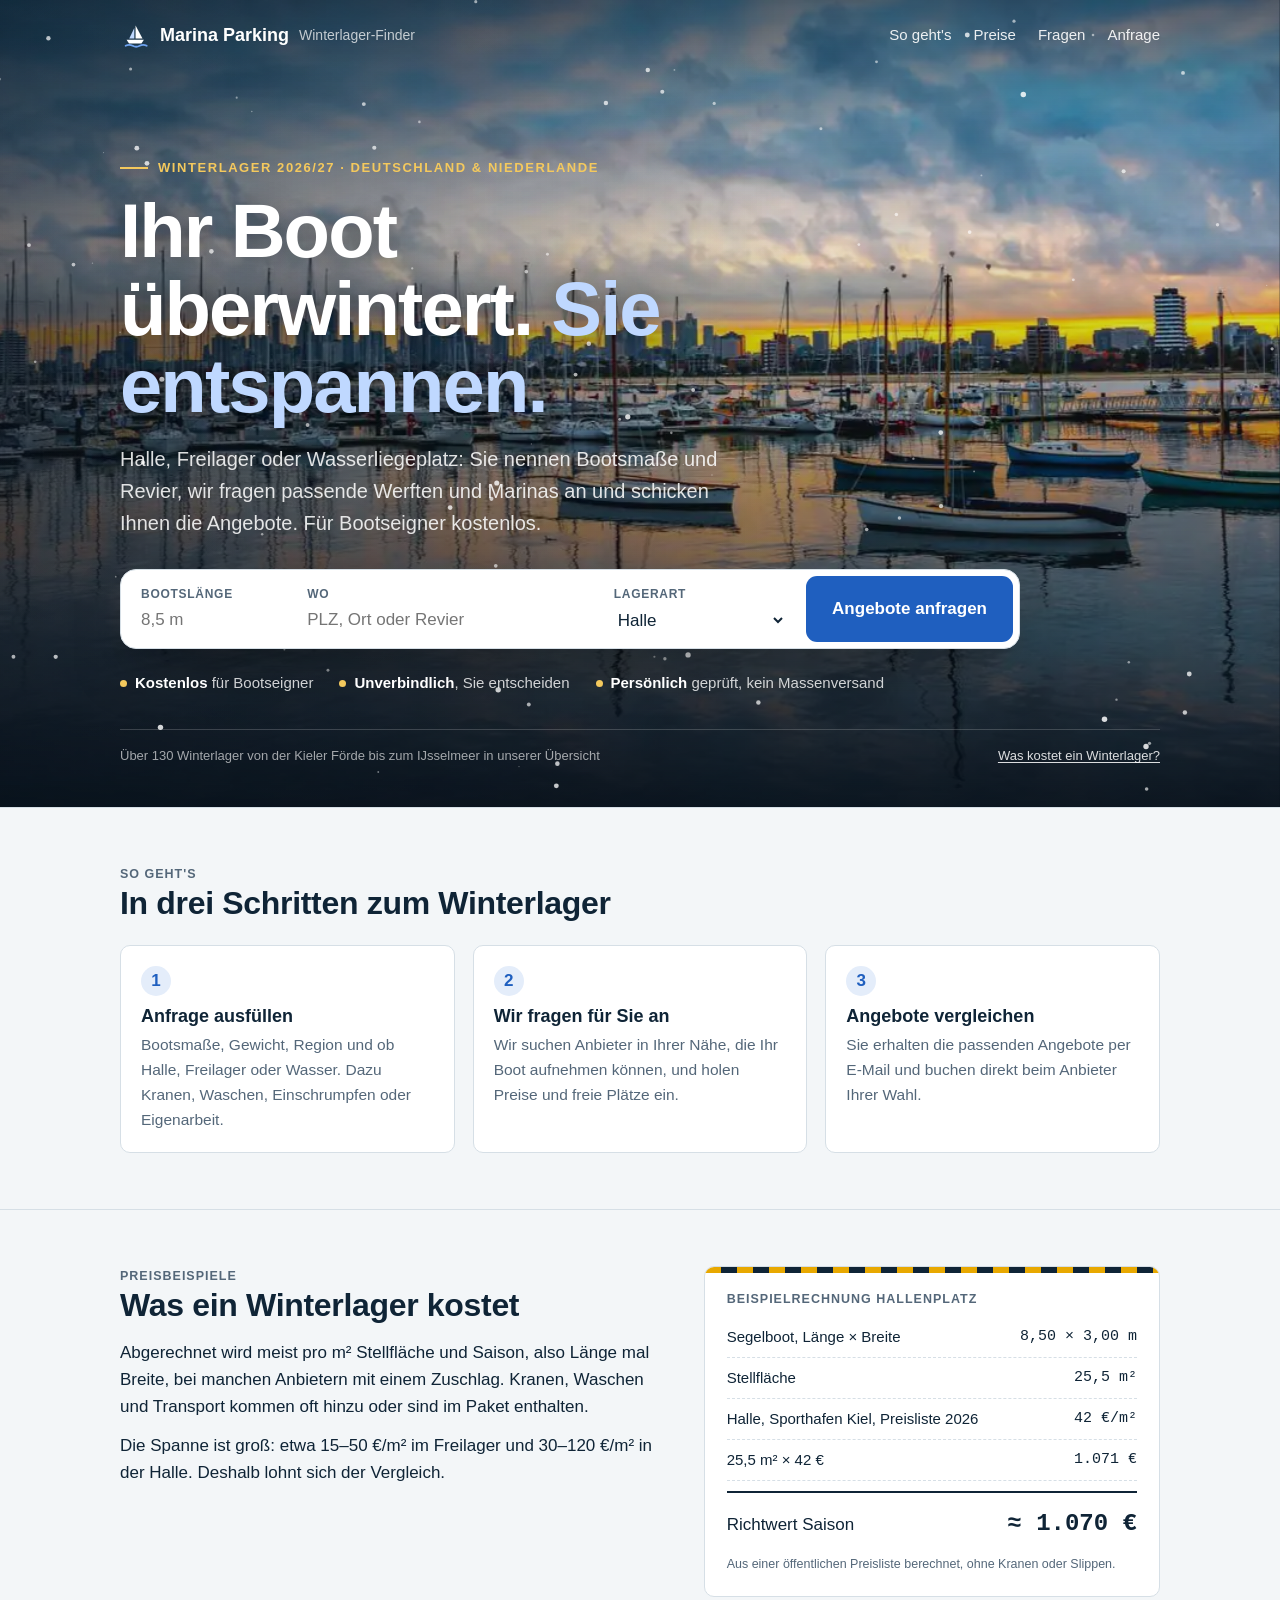
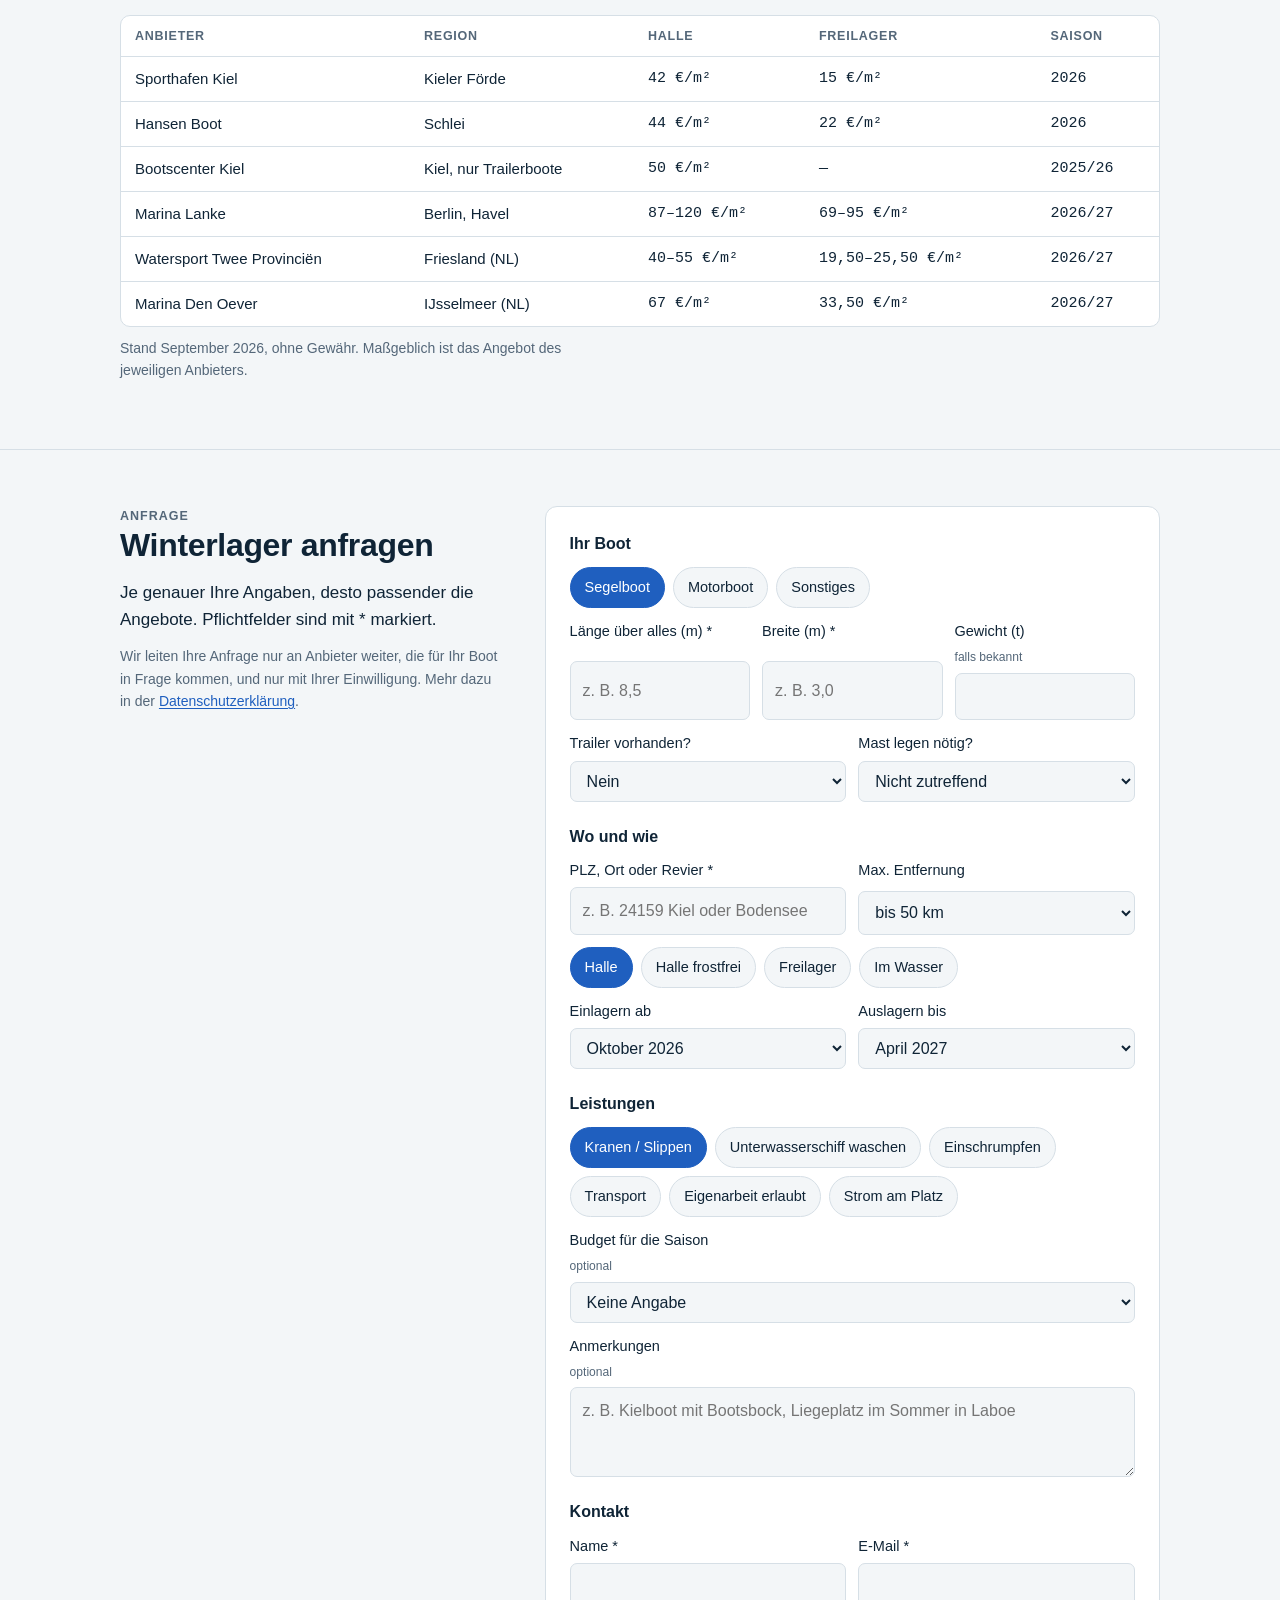
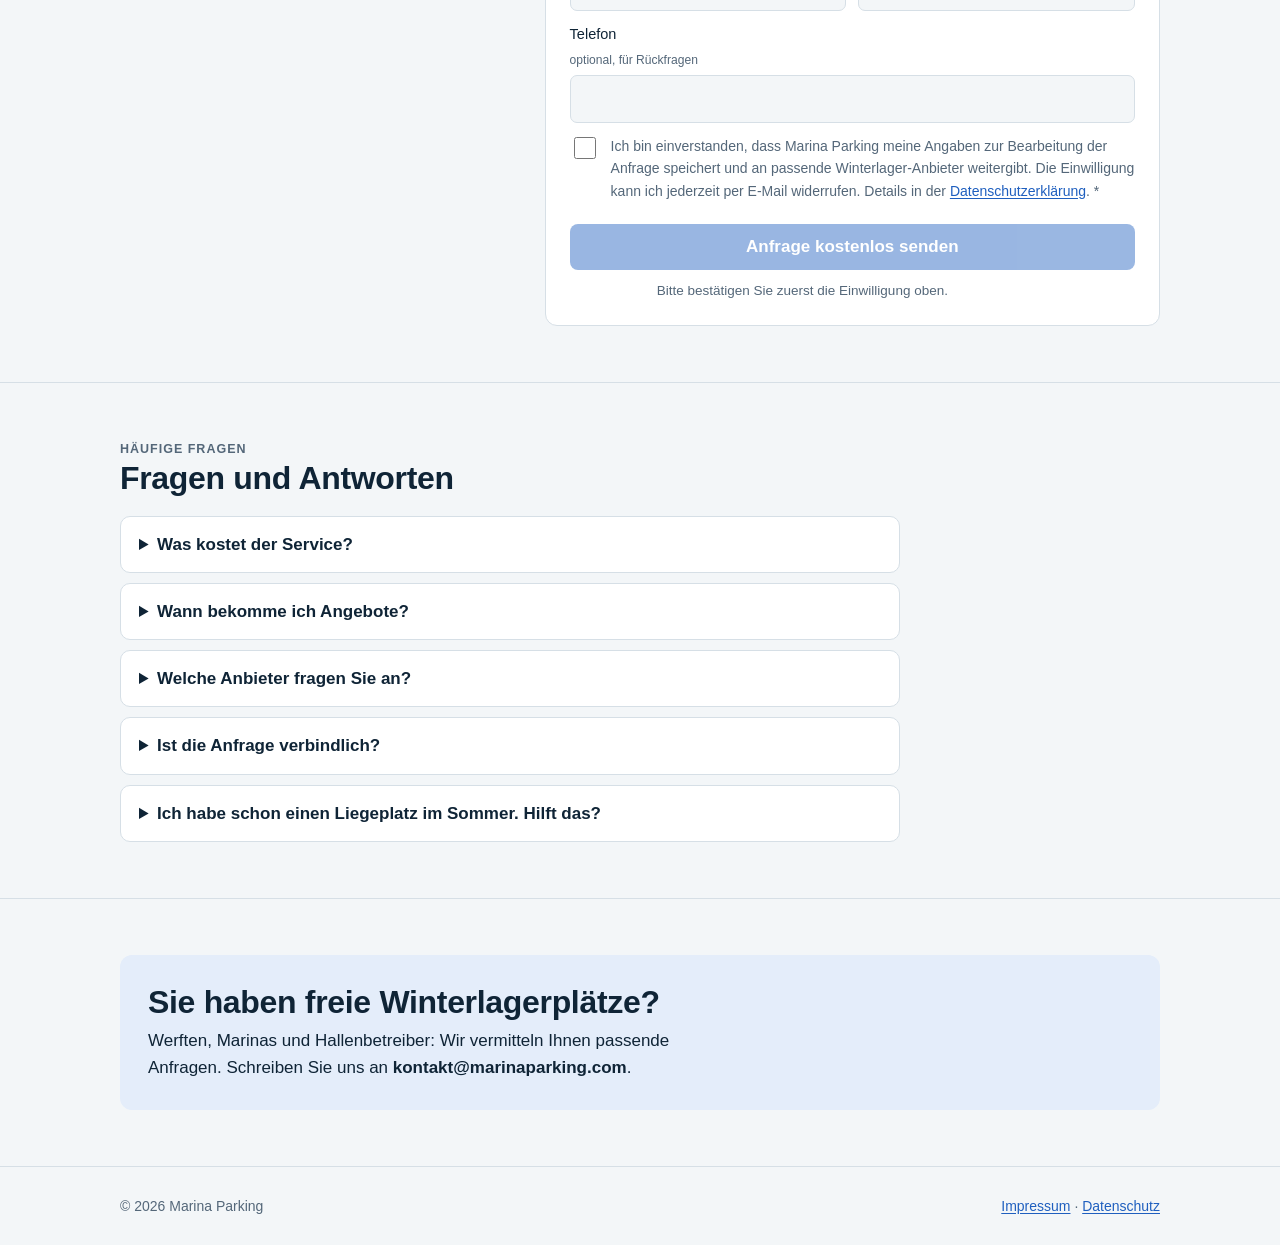
<file: index.html>
<!doctype html>
<html lang="de">
<head>
<meta charset="utf-8">
<meta name="viewport" content="width=device-width, initial-scale=1, viewport-fit=cover">
<title>Winterlager für Ihr Boot finden | Marina Parking</title>
<meta name="description" content="Winterlager für Ihr Boot in Deutschland und den Niederlanden: Halle, Freilager oder Wasser. Eine Anfrage, passende Angebote – kostenlos für Bootseigner.">
<link rel="canonical" href="https://marinaparking.com/">
<meta name="robots" content="index, follow, max-image-preview:large">
<meta name="referrer" content="strict-origin-when-cross-origin">
<meta http-equiv="Content-Security-Policy" content="default-src 'self'; img-src 'self' data:; style-src 'self' 'unsafe-inline'; script-src 'self' 'unsafe-inline'; connect-src https://formspree.io; form-action https://formspree.io; base-uri 'self'; object-src 'none'">
<meta property="og:type" content="website">
<meta property="og:site_name" content="Marina Parking">
<meta property="og:locale" content="de_DE">
<meta property="og:url" content="https://marinaparking.com/">
<meta property="og:title" content="Das passende Winterlager für Ihr Boot">
<meta property="og:description" content="Halle, Freilager oder Wasser in Deutschland und den Niederlanden. Eine Anfrage, passende Angebote – kostenlos für Bootseigner.">
<meta property="og:image" content="https://marinaparking.com/og-image.jpg">
<meta property="og:image:width" content="1200">
<meta property="og:image:height" content="630">
<meta property="og:image:alt" content="Yachthafen in der Abenddämmerung mit dem Text: Das passende Winterlager für Ihr Boot">
<meta name="twitter:card" content="summary_large_image">
<meta name="twitter:title" content="Das passende Winterlager für Ihr Boot">
<meta name="twitter:description" content="Halle, Freilager oder Wasser in Deutschland und den Niederlanden. Kostenlos anfragen.">
<meta name="twitter:image" content="https://marinaparking.com/og-image.jpg">
<link rel="preload" as="image" type="image/webp" media="(max-width: 700px)" href="img/hero-m-720.webp" imagesrcset="img/hero-m-720.webp 720w, img/hero-m-1080.webp 1080w" imagesizes="100vw" fetchpriority="high">
<link rel="preload" as="image" type="image/webp" media="(min-width: 701px)" href="img/hero-1400.webp" imagesrcset="img/hero-800.webp 800w, img/hero-1400.webp 1400w, img/hero-2400.webp 2400w" imagesizes="100vw" fetchpriority="high">
<script type="application/ld+json">{"@context": "https://schema.org", "@graph": [{"@type": "Organization", "@id": "https://marinaparking.com/#org", "name": "Marina Parking", "url": "https://marinaparking.com/", "logo": "https://marinaparking.com/icon-512.png", "email": "kontakt@marinaparking.com"}, {"@type": "WebSite", "@id": "https://marinaparking.com/#website", "url": "https://marinaparking.com/", "name": "Marina Parking", "inLanguage": "de-DE", "publisher": {"@id": "https://marinaparking.com/#org"}}, {"@type": "Service", "name": "Winterlager-Vermittlung für Boote", "serviceType": "Vermittlung von Winterlagerplätzen für Boote (Halle, Freilager, Wasserliegeplatz)", "provider": {"@id": "https://marinaparking.com/#org"}, "areaServed": [{"@type": "Country", "name": "Deutschland"}, {"@type": "Country", "name": "Niederlande"}], "offers": {"@type": "Offer", "price": "0", "priceCurrency": "EUR", "description": "Kostenlos für Bootseigner"}}, {"@type": "FAQPage", "mainEntity": [{"@type": "Question", "name": "Was kostet der Service?", "acceptedAnswer": {"@type": "Answer", "text": "Für Bootseigner nichts. Sie zahlen nur das Winterlager direkt beim Anbieter, zu dessen Preisen."}}, {"@type": "Question", "name": "Wann bekomme ich Angebote?", "acceptedAnswer": {"@type": "Answer", "text": "In der Regel innerhalb von drei Werktagen. In der Hochsaison von September bis November kann es etwas länger dauern, weil viele Anbieter ihre Plätze erst dann vergeben."}}, {"@type": "Question", "name": "Welche Anbieter fragen Sie an?", "acceptedAnswer": {"@type": "Answer", "text": "Werften, Marinas, Bootshallen und Winterlagerplätze in Deutschland und den Niederlanden. Wir fragen nur Anbieter an, die Ihr Boot nach Größe und Gewicht aufnehmen können."}}, {"@type": "Question", "name": "Ist die Anfrage verbindlich?", "acceptedAnswer": {"@type": "Answer", "text": "Nein. Der Vertrag kommt erst zustande, wenn Sie ein Angebot direkt beim Anbieter annehmen."}}, {"@type": "Question", "name": "Ich habe schon einen Liegeplatz im Sommer. Hilft das?", "acceptedAnswer": {"@type": "Answer", "text": "Ja. Nennen Sie ihn in den Anmerkungen, dann suchen wir ein Winterlager in erreichbarer Nähe oder mit Transport."}}]}]}</script>
<link rel="icon" href="favicon.ico" sizes="48x48">
<link rel="icon" href="favicon.svg" type="image/svg+xml">
<link rel="apple-touch-icon" href="apple-touch-icon.png">
<link rel="manifest" href="site.webmanifest">
<meta name="theme-color" content="#0F2436">
<style>
:root{
  color-scheme:light;
  --ground:#F3F6F8; --surface:#FFFFFF; --ink:#0F2436; --muted:#546779; --rule:#D6DFE6;
  --wrap:#1F5FBF; --wrap-ink:#FFFFFF; --wrap-soft:#E4EDFA;
  --crane:#E8A800; --ok:#1C7A4A; --err:#B3261E;
  --sans:"Segoe UI Variable Text","Segoe UI",-apple-system,BlinkMacSystemFont,"Helvetica Neue",Arial,sans-serif;
  --display:"Segoe UI Variable Display","Segoe UI",-apple-system,BlinkMacSystemFont,"Helvetica Neue",Arial,sans-serif;
  --mono:ui-monospace,"Cascadia Mono",Consolas,"SF Mono",monospace;
}
@media (prefers-color-scheme: dark){
  :root:not([data-theme="light"]){
    color-scheme:dark;
    --ground:#0B1621; --surface:#12202D; --ink:#E6EEF4; --muted:#9AAEBF; --rule:#253849;
    --wrap:#6FA3F0; --wrap-ink:#0B1621; --wrap-soft:#172C44;
    --crane:#F2C14E; --ok:#5CC792; --err:#F2877E;
  }
}
:root[data-theme="dark"]{
  color-scheme:dark;
  --ground:#0B1621; --surface:#12202D; --ink:#E6EEF4; --muted:#9AAEBF; --rule:#253849;
  --wrap:#6FA3F0; --wrap-ink:#0B1621; --wrap-soft:#172C44;
  --crane:#F2C14E; --ok:#5CC792; --err:#F2877E;
}
*{box-sizing:border-box}
html{-webkit-text-size-adjust:100%}
body{margin:0;background:var(--ground);color:var(--ink);font-family:var(--sans);font-size:17px;line-height:1.6}
.wrap{max-width:1080px;margin:0 auto;padding-inline:20px}
a{color:var(--wrap);text-underline-offset:2px}
:focus-visible{outline:3px solid var(--crane);outline-offset:2px}
h1,h2,h3{font-family:var(--display);line-height:1.2;text-wrap:balance;margin:0}
h1{font-size:clamp(32px,5.4vw,52px);font-weight:700;letter-spacing:-0.02em}
h2{font-size:clamp(24px,3.2vw,32px);font-weight:700;letter-spacing:-0.01em;margin-bottom:14px}
h3{font-size:18px;font-weight:600;margin-bottom:6px}
p{margin:0 0 12px;max-width:62ch}
.label{font-size:12.5px;font-weight:600;letter-spacing:.08em;text-transform:uppercase;color:var(--muted)}

/* header sits on top of the hero photo */
header.top{position:absolute;top:0;left:0;right:0;z-index:5;padding-block:20px;color:#fff}
header.top .wrap{display:flex;justify-content:space-between;align-items:center;gap:12px;flex-wrap:wrap}
.brand{display:flex;align-items:center;gap:10px;font-weight:700;font-size:18px;color:#fff;text-decoration:none}
.brand small{font-weight:500;color:rgba(255,255,255,.72);font-size:14px}
.top nav{display:flex;gap:22px;font-size:15px}
.top nav a{color:rgba(255,255,255,.9);text-decoration:none}
.top nav a:hover{color:#fff;text-decoration:underline;text-underline-offset:6px}

/* hero: dusk marina photo, falling snow, quick search */
.hero{position:relative;isolation:isolate;overflow:hidden;color:#fff;background:#0A1621;min-height:clamp(600px,86vh,800px);display:flex;align-items:flex-end}
.hero-bg{position:absolute;inset:0;z-index:-3}
.hero-bg img{width:100%;height:100%;object-fit:cover;object-position:52% 40%;display:block;animation:drift 22s ease-out both}
@keyframes drift{from{transform:scale(1.08)}to{transform:scale(1)}}
.hero-shade{position:absolute;inset:0;z-index:-2;background:
  linear-gradient(180deg,rgba(7,16,26,.62) 0%,rgba(7,16,26,.08) 30%,rgba(7,16,26,.30) 55%,rgba(7,16,26,.93) 100%),
  linear-gradient(90deg,rgba(7,16,26,.55) 0%,rgba(7,16,26,0) 62%)}
.snow{position:absolute;inset:0;z-index:-1;width:100%;height:100%;pointer-events:none}
.hero-inner{width:100%;padding-block:150px 40px}
.hero .kicker{display:inline-flex;align-items:center;gap:10px;font-size:13px;font-weight:600;letter-spacing:.12em;text-transform:uppercase;color:#F4C95D}
.hero .kicker::before{content:"";width:28px;height:2px;background:currentColor}
.hero h1{font-size:clamp(40px,6.6vw,76px);line-height:1.02;letter-spacing:-0.025em;margin-top:14px;max-width:13ch;text-shadow:0 2px 24px rgba(0,0,0,.35)}
.hero h1 em{font-style:normal;color:#BFD8FF}
.hero p.sub{font-size:clamp(17px,1.7vw,20px);color:rgba(255,255,255,.86);margin-top:18px;max-width:54ch}

.quick{margin-top:30px;max-width:900px;display:grid;grid-template-columns:.8fr 1.5fr 1fr auto;gap:6px;padding:6px;border-radius:16px;background:var(--surface);color:var(--ink);box-shadow:0 24px 60px -20px rgba(0,0,0,.6)}
.quick label{display:grid;gap:2px;padding:9px 14px;border-radius:11px;font-size:12px;font-weight:600;letter-spacing:.06em;text-transform:uppercase;color:var(--muted);cursor:text}
.quick label:hover{background:var(--ground)}
.quick label input,.quick label select{border:0;border-radius:0;background:transparent;padding:0;min-height:26px;font:inherit;font-size:17px;font-weight:500;letter-spacing:0;text-transform:none;color:var(--ink);width:100%;outline:none}
/* browser autofill: keep our own colours instead of the browser's highlight */
input:-webkit-autofill,input:-webkit-autofill:hover,input:-webkit-autofill:focus,select:-webkit-autofill{-webkit-text-fill-color:var(--ink);caret-color:var(--ink);transition:background-color 99999s ease-out 0s}
input:autofill{background-image:none;filter:none}
select option{background-color:var(--surface);color:var(--ink)}
select option:checked{background-color:var(--wrap);color:var(--wrap-ink)}
.quick label:focus-within{background:var(--ground);box-shadow:inset 0 0 0 2px var(--wrap)}
.quick .cta{border-radius:11px;padding-inline:26px;white-space:nowrap}
.hero .facts{display:flex;flex-wrap:wrap;gap:10px 26px;margin-top:22px;font-size:15px;color:rgba(255,255,255,.8)}
.hero .facts span{display:inline-block}
.hero .facts span::before{content:"";display:inline-block;vertical-align:middle;margin:-2px 8px 0 0;width:7px;height:7px;border-radius:50%;background:#F4C95D}
.hero .facts b{color:#fff}
.hero-foot{display:flex;justify-content:space-between;gap:12px;flex-wrap:wrap;margin-top:34px;padding-top:16px;border-top:1px solid rgba(255,255,255,.18);font-size:13px;color:rgba(255,255,255,.62)}
.hero-foot a{color:rgba(255,255,255,.85)}

.cta{display:inline-flex;align-items:center;justify-content:center;gap:8px;background:var(--wrap);color:var(--wrap-ink);font-weight:600;font-size:17px;padding:13px 22px;border-radius:8px;text-decoration:none;border:0;cursor:pointer;font-family:inherit}
.cta:hover{filter:brightness(1.08)}
.price-intro{display:grid;grid-template-columns:1.2fr 1fr;gap:36px;align-items:start}

.ticket{background:var(--surface);border:1px solid var(--rule);border-radius:10px;padding:22px;position:relative;overflow:hidden}
.ticket::before{content:"";position:absolute;inset:0 0 auto 0;height:6px;background:repeating-linear-gradient(90deg,var(--crane) 0 16px,var(--ink) 16px 32px)}
.ticket .row{display:flex;justify-content:space-between;gap:12px;padding:8px 0;border-bottom:1px dashed var(--rule);font-size:15px}
.ticket .row:last-of-type{border-bottom:0}
.ticket .row span:last-child{font-family:var(--mono);font-variant-numeric:tabular-nums;text-align:right}
.ticket .sum{display:flex;justify-content:space-between;align-items:baseline;margin-top:10px;padding-top:12px;border-top:2px solid var(--ink)}
.ticket .sum strong{font-family:var(--mono);font-size:24px}
.ticket .fine{font-size:12.5px;color:var(--muted);margin:10px 0 0}

section{padding-block:56px;border-top:1px solid var(--rule)}
.steps{display:grid;grid-template-columns:repeat(3,1fr);gap:18px;margin-top:22px;counter-reset:s}
.step{background:var(--surface);border:1px solid var(--rule);border-radius:10px;padding:20px}
.step::before{counter-increment:s;content:counter(s);display:inline-grid;place-items:center;width:30px;height:30px;border-radius:50%;background:var(--wrap-soft);color:var(--wrap);font-weight:700;margin-bottom:10px}
.step p{font-size:15.5px;color:var(--muted);margin:0}

.prices{overflow-x:auto;margin-top:18px;border:1px solid var(--rule);border-radius:10px;background:var(--surface)}
.prices table{border-collapse:collapse;width:100%;min-width:560px;font-size:15px}
.prices th,.prices td{padding:10px 14px;border-bottom:1px solid var(--rule);text-align:left}
.prices th{font-size:12.5px;letter-spacing:.06em;text-transform:uppercase;color:var(--muted);font-weight:600}
.prices td.n{font-family:var(--mono);font-variant-numeric:tabular-nums;white-space:nowrap}
.prices tr:last-child td{border-bottom:0}
.note{font-size:14px;color:var(--muted)}

/* form */
.formwrap{display:grid;grid-template-columns:1fr 1.6fr;gap:40px;align-items:start}
form{background:var(--surface);border:1px solid var(--rule);border-radius:12px;padding:24px;display:grid;gap:22px}
fieldset{border:0;padding:0;margin:0;display:grid;gap:12px}
legend{font-weight:700;font-size:16px;margin-bottom:10px;padding:0}
.grid2{display:grid;grid-template-columns:1fr 1fr;gap:12px}
.grid3{display:grid;grid-template-columns:repeat(3,1fr);gap:12px}
label.f{display:grid;gap:5px;font-size:14.5px;font-weight:500}
label.f small{font-weight:400;color:var(--muted)}
input[type=text],input[type=email],input[type=tel],input[type=number],select,textarea{font:inherit;font-size:16px;padding:10px 12px;border:1px solid var(--rule);border-radius:7px;background:var(--ground);color:var(--ink);width:100%}
textarea{min-height:90px;resize:vertical}
.chips{display:flex;flex-wrap:wrap;gap:8px}
.chip{position:relative}
.chip input{position:absolute;opacity:0;inset:0;cursor:pointer}
.chip span{display:inline-block;padding:8px 14px;border:1px solid var(--rule);border-radius:999px;font-size:14.5px;background:var(--ground);cursor:pointer}
.chip input:checked+span{background:var(--wrap);border-color:var(--wrap);color:var(--wrap-ink)}
.chip input:focus-visible+span{outline:3px solid var(--crane);outline-offset:2px}
.consent{display:flex;gap:12px;align-items:flex-start;font-size:14px;color:var(--muted);cursor:pointer;padding:12px;margin:-12px;border-radius:10px}
.consent:hover{background:var(--ground)}
.consent input{margin-top:2px;width:22px;height:22px;flex:none;accent-color:var(--wrap);cursor:pointer}
.consent:has(input:checked){color:var(--ink)}
.cta:disabled{opacity:.45;cursor:not-allowed;filter:none}
.send-hint{font-size:13.5px;color:var(--muted);margin:-12px 0 0;text-align:center}
.hp{position:absolute;left:-9999px}
.status{font-size:15px;padding:12px 14px;border-radius:8px}
.status.ok{background:color-mix(in srgb,var(--ok) 14%,transparent);color:var(--ok)}
.status.err{background:color-mix(in srgb,var(--err) 14%,transparent);color:var(--err)}

.faq{display:grid;gap:10px;margin-top:18px;max-width:780px}
details{background:var(--surface);border:1px solid var(--rule);border-radius:10px;padding:14px 18px}
summary{cursor:pointer;font-weight:600}
details p{margin:10px 0 0;color:var(--muted);font-size:15.5px}

.yards{background:var(--wrap-soft);border-radius:12px;padding:28px;display:flex;flex-wrap:wrap;gap:18px;justify-content:space-between;align-items:center}
.yards p{margin:0}

footer{padding-block:28px;border-top:1px solid var(--rule);font-size:14px;color:var(--muted)}
footer .wrap{display:flex;flex-wrap:wrap;gap:10px 22px;justify-content:space-between}

@media (max-width:820px){
  .price-intro,.formwrap{grid-template-columns:1fr}
  .steps{grid-template-columns:1fr}
  .quick{grid-template-columns:1fr 1fr}
  .quick .q-region{grid-column:1/-1;order:-1}
  .quick .cta{grid-column:1/-1;padding-block:15px}
  .top nav{display:none}
}
@media (max-width:520px){
  .grid2,.grid3{grid-template-columns:1fr}
  .hero-inner{padding-block:112px 28px}
}
@media (prefers-reduced-motion:reduce){*{scroll-behavior:auto}.hero-bg img{animation:none}}
html{scroll-behavior:smooth}
</style>
</head>
<body>

<header class="top">
  <div class="wrap">
    <a class="brand" href="#top"><svg width="30" height="30" viewBox="0 0 512 512" aria-hidden="true"><path d="M266 92V316H384Z" fill="#fff"/><path d="M244 138V316H158Z" fill="#BFD8FF"/><path d="M112 338H408L366 400H154Z" fill="#fff"/><path d="M96 440c40-22 80-22 120 0s80 22 120 0 80-22 120 0" fill="none" stroke="#6FA3F0" stroke-width="30" stroke-linecap="round"/></svg>Marina Parking <small>Winterlager-Finder</small></a>
    <nav aria-label="Seitennavigation"><a href="#so-gehts">So geht's</a><a href="#preise">Preise</a><a href="#faq">Fragen</a><a href="#anfrage">Anfrage</a></nav>
  </div>
</header>

<main id="top">
<div class="hero">
  <picture class="hero-bg">
    <source media="(max-width: 700px)" type="image/webp" srcset="img/hero-m-720.webp 720w, img/hero-m-1080.webp 1080w" sizes="100vw">
    <source media="(max-width: 700px)" srcset="img/hero-m-720.jpg 720w, img/hero-m-1080.jpg 1080w" sizes="100vw">
    <source type="image/webp" srcset="img/hero-800.webp 800w, img/hero-1400.webp 1400w, img/hero-2400.webp 2400w" sizes="100vw">
    <img src="img/hero-1400.jpg" srcset="img/hero-800.jpg 800w, img/hero-1400.jpg 1400w, img/hero-2400.jpg 2400w" sizes="100vw" width="2400" height="1158" alt="Segelboote im Yachthafen in der Abenddämmerung" fetchpriority="high" decoding="async">
  </picture>
  <div class="hero-shade"></div>
  <canvas class="snow" id="snow" aria-hidden="true"></canvas>
  <div class="wrap hero-inner">
    <div class="kicker">Winterlager 2026/27 · Deutschland &amp; Niederlande</div>
    <h1>Ihr Boot überwintert. <em>Sie entspannen.</em></h1>
    <p class="sub">Halle, Freilager oder Wasserliegeplatz: Sie nennen Bootsmaße und Revier, wir fragen passende Werften und Marinas an und schicken Ihnen die Angebote. Für Bootseigner kostenlos.</p>

    <form class="quick" id="quick" aria-label="Schnellanfrage">
      <label for="q-laenge">Bootslänge<input id="q-laenge" type="number" min="2" max="40" step="0.1" inputmode="decimal" placeholder="8,5 m"></label>
      <label class="q-region" for="q-region">Wo<input id="q-region" type="text" placeholder="PLZ, Ort oder Revier" autocomplete="postal-code"></label>
      <label for="q-art">Lagerart<select id="q-art"><option value="Halle">Halle</option><option value="Freilager">Freilager</option><option value="Im Wasser">Im Wasser</option><option value="">Egal</option></select></label>
      <button class="cta" type="submit">Angebote anfragen</button>
    </form>

    <div class="facts"><span><b>Kostenlos</b> für Bootseigner</span><span><b>Unverbindlich</b>, Sie entscheiden</span><span><b>Persönlich</b> geprüft, kein Massenversand</span></div>
    <div class="hero-foot"><span>Über 130 Winterlager von der Kieler Förde bis zum IJsselmeer in unserer Übersicht</span><a href="#preise">Was kostet ein Winterlager?</a></div>
  </div>
</div>

<section id="so-gehts">
  <div class="wrap">
    <div class="label">So geht's</div>
    <h2>In drei Schritten zum Winterlager</h2>
    <div class="steps">
      <div class="step"><h3>Anfrage ausfüllen</h3><p>Bootsmaße, Gewicht, Region und ob Halle, Freilager oder Wasser. Dazu Kranen, Waschen, Einschrumpfen oder Eigenarbeit.</p></div>
      <div class="step"><h3>Wir fragen für Sie an</h3><p>Wir suchen Anbieter in Ihrer Nähe, die Ihr Boot aufnehmen können, und holen Preise und freie Plätze ein.</p></div>
      <div class="step"><h3>Angebote vergleichen</h3><p>Sie erhalten die passenden Angebote per E-Mail und buchen direkt beim Anbieter Ihrer Wahl.</p></div>
    </div>
  </div>
</section>

<section id="preise">
  <div class="wrap">
    <div class="price-intro">
      <div>
        <div class="label">Preisbeispiele</div>
        <h2>Was ein Winterlager kostet</h2>
        <p>Abgerechnet wird meist pro m² Stellfläche und Saison, also Länge mal Breite, bei manchen Anbietern mit einem Zuschlag. Kranen, Waschen und Transport kommen oft hinzu oder sind im Paket enthalten.</p>
        <p>Die Spanne ist groß: etwa 15–50 €/m² im Freilager und 30–120 €/m² in der Halle. Deshalb lohnt sich der Vergleich.</p>
      </div>
      <aside class="ticket" aria-label="Beispielrechnung">
        <div class="label" style="margin-bottom:8px">Beispielrechnung Hallenplatz</div>
        <div class="row"><span>Segelboot, Länge × Breite</span><span>8,50 × 3,00 m</span></div>
        <div class="row"><span>Stellfläche</span><span>25,5 m²</span></div>
        <div class="row"><span>Halle, Sporthafen Kiel, Preisliste 2026</span><span>42 €/m²</span></div>
        <div class="row"><span>25,5 m² × 42 €</span><span>1.071 €</span></div>
        <div class="sum"><span>Richtwert Saison</span><strong>≈ 1.070 €</strong></div>
        <p class="fine">Aus einer öffentlichen Preisliste berechnet, ohne Kranen oder Slippen.</p>
      </aside>
    </div>
    <div class="prices"><table>
      <thead><tr><th>Anbieter</th><th>Region</th><th>Halle</th><th>Freilager</th><th>Saison</th></tr></thead>
      <tbody>
        <tr><td>Sporthafen Kiel</td><td>Kieler Förde</td><td class="n">42 €/m²</td><td class="n">15 €/m²</td><td class="n">2026</td></tr><tr><td>Hansen Boot</td><td>Schlei</td><td class="n">44 €/m²</td><td class="n">22 €/m²</td><td class="n">2026</td></tr>
        <tr><td>Bootscenter Kiel</td><td>Kiel, nur Trailerboote</td><td class="n">50 €/m²</td><td class="n">—</td><td class="n">2025/26</td></tr>
        <tr><td>Marina Lanke</td><td>Berlin, Havel</td><td class="n">87–120 €/m²</td><td class="n">69–95 €/m²</td><td class="n">2026/27</td></tr>
        <tr><td>Watersport Twee Provinciën</td><td>Friesland (NL)</td><td class="n">40–55 €/m²</td><td class="n">19,50–25,50 €/m²</td><td class="n">2026/27</td></tr>
        <tr><td>Marina Den Oever</td><td>IJsselmeer (NL)</td><td class="n">67 €/m²</td><td class="n">33,50 €/m²</td><td class="n">2026/27</td></tr>
      </tbody>
    </table></div>
    <p class="note" style="margin-top:10px">Stand September 2026, ohne Gewähr. Maßgeblich ist das Angebot des jeweiligen Anbieters.</p>
  </div>
</section>

<section id="anfrage">
  <div class="wrap formwrap">
    <div>
      <div class="label">Anfrage</div>
      <h2>Winterlager anfragen</h2>
      <p>Je genauer Ihre Angaben, desto passender die Angebote. Pflichtfelder sind mit * markiert.</p>
      <p class="note">Wir leiten Ihre Anfrage nur an Anbieter weiter, die für Ihr Boot in Frage kommen, und nur mit Ihrer Einwilligung. Mehr dazu in der <a href="datenschutz/">Datenschutzerklärung</a>.</p>
    </div>

    <form id="lead" name="winterlager" method="POST" novalidate>
      <input type="hidden" name="_subject" value="Neue Winterlager-Anfrage">
      <input type="hidden" name="utm_source" id="utm_source">
      <input type="hidden" name="utm_medium" id="utm_medium">
      <input type="hidden" name="utm_campaign" id="utm_campaign">
      <input type="hidden" name="utm_content" id="utm_content">
      <p class="hp"><label>Nicht ausfüllen: <input id="firma_website" name="firma_website" tabindex="-1" autocomplete="off"></label></p>

      <fieldset>
        <legend>Ihr Boot</legend>
        <div class="chips" role="group" aria-label="Bootstyp">
          <label class="chip"><input type="radio" id="typ-segel" name="bootstyp" value="Segelboot" checked><span>Segelboot</span></label>
          <label class="chip"><input type="radio" id="typ-motor" name="bootstyp" value="Motorboot"><span>Motorboot</span></label>
          <label class="chip"><input type="radio" id="typ-andere" name="bootstyp" value="Sonstiges"><span>Sonstiges</span></label>
        </div>
        <div class="grid3">
          <label class="f">Länge über alles (m) *<input type="number" id="laenge" name="laenge_m" min="2" max="40" step="0.1" required inputmode="decimal" placeholder="z. B. 8,5"></label>
          <label class="f">Breite (m) *<input type="number" id="breite" name="breite_m" min="1" max="12" step="0.1" required inputmode="decimal" placeholder="z. B. 3,0"></label>
          <label class="f">Gewicht (t) <small>falls bekannt</small><input type="number" id="gewicht" name="gewicht_t" min="0.1" max="60" step="0.1" inputmode="decimal"></label>
        </div>
        <div class="grid2">
          <label class="f">Trailer vorhanden?<select id="trailer" name="trailer"><option>Nein</option><option>Ja, eigener Trailer</option></select></label>
          <label class="f">Mast legen nötig?<select id="mast" name="mast"><option>Nicht zutreffend</option><option>Ja</option><option>Nein, bleibt stehen</option></select></label>
        </div>
      </fieldset>

      <fieldset>
        <legend>Wo und wie</legend>
        <div class="grid2">
          <label class="f">PLZ, Ort oder Revier *<input type="text" id="region" name="region" required placeholder="z. B. 24159 Kiel oder Bodensee"></label>
          <label class="f">Max. Entfernung<select id="entfernung" name="entfernung"><option>bis 25 km</option><option selected>bis 50 km</option><option>bis 100 km</option><option>egal</option></select></label>
        </div>
        <div class="chips" role="group" aria-label="Art des Winterlagers">
          <label class="chip"><input type="checkbox" id="art-halle" name="art" value="Halle" checked><span>Halle</span></label>
          <label class="chip"><input type="checkbox" id="art-halle-beheizt" name="art" value="Halle frostfrei"><span>Halle frostfrei</span></label>
          <label class="chip"><input type="checkbox" id="art-frei" name="art" value="Freilager"><span>Freilager</span></label>
          <label class="chip"><input type="checkbox" id="art-wasser" name="art" value="Im Wasser"><span>Im Wasser</span></label>
        </div>
        <div class="grid2">
          <label class="f">Einlagern ab<select id="von" name="einlagern_ab"><option>Oktober 2026</option><option>November 2026</option><option>Dezember 2026</option><option>Flexibel</option></select></label>
          <label class="f">Auslagern bis<select id="bis" name="auslagern_bis"><option>März 2027</option><option selected>April 2027</option><option>Mai 2027</option><option>Flexibel</option></select></label>
        </div>
      </fieldset>

      <fieldset>
        <legend>Leistungen</legend>
        <div class="chips" role="group" aria-label="Gewünschte Leistungen">
          <label class="chip"><input type="checkbox" id="l-kran" name="leistungen" value="Kranen/Slippen" checked><span>Kranen / Slippen</span></label>
          <label class="chip"><input type="checkbox" id="l-wasch" name="leistungen" value="Unterwasserschiff waschen"><span>Unterwasserschiff waschen</span></label>
          <label class="chip"><input type="checkbox" id="l-folie" name="leistungen" value="Einschrumpfen"><span>Einschrumpfen</span></label>
          <label class="chip"><input type="checkbox" id="l-transport" name="leistungen" value="Transport"><span>Transport</span></label>
          <label class="chip"><input type="checkbox" id="l-eigen" name="leistungen" value="Eigenarbeit erlaubt"><span>Eigenarbeit erlaubt</span></label>
          <label class="chip"><input type="checkbox" id="l-strom" name="leistungen" value="Strom am Platz"><span>Strom am Platz</span></label>
        </div>
        <label class="f">Budget für die Saison <small>optional</small><select id="budget" name="budget"><option>Keine Angabe</option><option>bis 500 €</option><option>500–1.000 €</option><option>1.000–2.000 €</option><option>über 2.000 €</option></select></label>
        <label class="f">Anmerkungen <small>optional</small><textarea id="notiz" name="anmerkungen" placeholder="z. B. Kielboot mit Bootsbock, Liegeplatz im Sommer in Laboe"></textarea></label>
      </fieldset>

      <fieldset>
        <legend>Kontakt</legend>
        <div class="grid2">
          <label class="f">Name *<input type="text" id="name" name="name" required autocomplete="name"></label>
          <label class="f">E-Mail *<input type="email" id="email" name="email" required autocomplete="email"></label>
        </div>
        <label class="f">Telefon <small>optional, für Rückfragen</small><input type="tel" id="telefon" name="telefon" autocomplete="tel"></label>
        <label class="consent"><input type="checkbox" id="einwilligung" name="einwilligung" value="ja" required><span>Ich bin einverstanden, dass Marina Parking meine Angaben zur Bearbeitung der Anfrage speichert und an passende Winterlager-Anbieter weitergibt. Die Einwilligung kann ich jederzeit per E-Mail widerrufen. Details in der <a href="datenschutz/">Datenschutzerklärung</a>. *</span></label>
      </fieldset>

      <div id="status" class="status" role="status" aria-live="polite" hidden></div>
      <button class="cta" type="submit" id="senden" disabled aria-describedby="send-hint">Anfrage kostenlos senden</button>
      <p class="send-hint" id="send-hint">Bitte bestätigen Sie zuerst die Einwilligung oben.</p>
    </form>
  </div>
</section>

<section id="faq">
  <div class="wrap">
    <div class="label">Häufige Fragen</div>
    <h2>Fragen und Antworten</h2>
    <div class="faq">
      <details><summary>Was kostet der Service?</summary><p>Für Bootseigner nichts. Sie zahlen nur das Winterlager direkt beim Anbieter, zu dessen Preisen.</p></details>
      <details><summary>Wann bekomme ich Angebote?</summary><p>In der Regel innerhalb von drei Werktagen. In der Hochsaison von September bis November kann es etwas länger dauern, weil viele Anbieter ihre Plätze erst dann vergeben.</p></details>
      <details><summary>Welche Anbieter fragen Sie an?</summary><p>Werften, Marinas, Bootshallen und Winterlagerplätze in Deutschland und den Niederlanden. Wir fragen nur Anbieter an, die Ihr Boot nach Größe und Gewicht aufnehmen können.</p></details>
      <details><summary>Ist die Anfrage verbindlich?</summary><p>Nein. Der Vertrag kommt erst zustande, wenn Sie ein Angebot direkt beim Anbieter annehmen.</p></details>
      <details><summary>Ich habe schon einen Liegeplatz im Sommer. Hilft das?</summary><p>Ja. Nennen Sie ihn in den Anmerkungen, dann suchen wir ein Winterlager in erreichbarer Nähe oder mit Transport.</p></details>
    </div>
  </div>
</section>

<section>
  <div class="wrap">
    <div class="yards">
      <div><h2 style="margin-bottom:6px">Sie haben freie Winterlagerplätze?</h2><p>Werften, Marinas und Hallenbetreiber: Wir vermitteln Ihnen passende Anfragen. Schreiben Sie uns an <b>kontakt@marinaparking.com</b>.</p></div>
    </div>
  </div>
</section>

</main>

<footer>
  <div class="wrap"><span>© 2026 Marina Parking</span><span><a href="impressum/">Impressum</a> · <a href="datenschutz/">Datenschutz</a></span></div>
</footer>

<script>
(function(){
  var form=document.getElementById('lead'), status=document.getElementById('status'), btn=document.getElementById('senden');
  function show(msg,ok){status.hidden=false;status.className='status '+(ok?'ok':'err');status.textContent=msg;}
  // Adresse des Formular-Empfängers (z. B. Formspree). Leer = Formular noch nicht aktiv.
  var FORM_ENDPOINT='https://formspree.io/f/mqpawdvj';
  var host=location.hostname||'';
  var isPreview=/claude\.ai$|claudeusercontent|^$|localhost/.test(host) || location.protocol==='file:';
  // Senden erst nach Einwilligung
  var consent=document.getElementById('einwilligung'), hint=document.getElementById('send-hint'), sending=false;
  function sync(){ if(sending) return; btn.disabled=!consent.checked; hint.hidden=consent.checked; }
  consent.addEventListener('change',sync); form.addEventListener('reset',function(){setTimeout(sync,0);}); sync();
  form.addEventListener('submit',function(e){
    e.preventDefault();
    if(!consent.checked){ sync(); consent.focus(); show('Bitte bestätigen Sie die Einwilligung, damit wir Ihre Anfrage bearbeiten können.',false); return; }
    var art=form.querySelectorAll('input[name=art]:checked').length;
    if(!form.checkValidity()){
      var bad=form.querySelector(':invalid'); if(bad){bad.focus();}
      show('Bitte füllen Sie die markierten Pflichtfelder aus und bestätigen Sie die Einwilligung.',false); return;
    }
    if(!art){show('Bitte wählen Sie mindestens eine Art: Halle, Freilager oder im Wasser.',false);return;}
    if(isPreview){show('Vorschau: Das Formular ist geprüft, wird hier aber nicht gesendet. Auf marinaparking.com geht die Anfrage an uns.',true);return;}
    if(!FORM_ENDPOINT){show('Das Anfrageformular wird gerade eingerichtet und ist in Kürze verfügbar. Bitte versuchen Sie es in ein paar Tagen erneut.',false);return;}
    if(form.elements.firma_website.value){show('Danke! Ihre Anfrage ist angekommen.',true);return;}
    sending=true; btn.disabled=true; btn.textContent='Wird gesendet …';
    var fd=new FormData(form); fd.delete('firma_website');
    ['art','leistungen'].forEach(function(k){ var v=fd.getAll(k); fd.delete(k); fd.append(k, v.length?v.join(', '):'—'); });
    fetch(FORM_ENDPOINT,{method:'POST',headers:{'Accept':'application/json'},body:fd})
      .then(function(r){ if(!r.ok) throw new Error(r.status);
        form.reset(); show('Danke! Ihre Anfrage ist angekommen. Sie erhalten die Angebote per E-Mail, in der Regel innerhalb von drei Werktagen.',true); })
      .catch(function(){ show('Die Anfrage konnte nicht gesendet werden. Bitte versuchen Sie es erneut oder schreiben Sie an kontakt@marinaparking.com.',false); })
      .finally(function(){ sending=false; btn.textContent='Anfrage kostenlos senden'; sync(); });
  });
})();

// Kampagnen-Parameter aus dem Link (z. B. Facebook-Anzeige) mit der Anfrage senden – ohne Cookies
(function(){
  try{ var q=new URLSearchParams(location.search);
    ['utm_source','utm_medium','utm_campaign','utm_content'].forEach(function(k){ var v=q.get(k); if(v){ document.getElementById(k).value=v.slice(0,100); } });
  }catch(e){}
})();

// Schnellanfrage im Hero: Werte ins Hauptformular übernehmen
(function(){
  var q=document.getElementById('quick'); if(!q) return;
  q.addEventListener('submit',function(e){
    e.preventDefault();
    var l=document.getElementById('q-laenge').value, r=document.getElementById('q-region').value.trim(), a=document.getElementById('q-art').value;
    if(l) document.getElementById('laenge').value=l;
    if(r) document.getElementById('region').value=r;
    if(a){ document.querySelectorAll('input[name=art]').forEach(function(cb){cb.checked=(cb.value===a);}); }
    document.getElementById('anfrage').scrollIntoView({behavior:matchMedia('(prefers-reduced-motion: reduce)').matches?'auto':'smooth'});
    var next=document.getElementById(l?'breite':'laenge'); setTimeout(function(){next.focus({preventScroll:true});},450);
  });
})();

// Leichter Schneefall über dem Hero-Foto
(function(){
  var c=document.getElementById('snow'); if(!c||!c.getContext) return;
  if(matchMedia('(prefers-reduced-motion: reduce)').matches) return;
  var ctx=c.getContext('2d'), flakes=[], w=0, h=0, dpr=Math.min(window.devicePixelRatio||1,2), running=true, raf=0, started=false;
  function size(nw,nh){ w=nw; h=nh; c.width=w*dpr; c.height=h*dpr; ctx.setTransform(dpr,0,0,dpr,0,0);
    var n=Math.round(Math.min(110,w/12)); flakes=[]; for(var i=0;i<n;i++) flakes.push(make(true)); }
  function make(anyY){ var z=Math.random(); return {x:Math.random()*w, y:anyY?Math.random()*h:-6, r:0.6+z*2.2, s:0.25+z*0.9, a:0.35+z*0.5, p:Math.random()*6.28, d:0.3+Math.random()*0.7}; }
  function tick(){ ctx.clearRect(0,0,w,h);
    for(var i=0;i<flakes.length;i++){ var f=flakes[i]; f.p+=0.008*f.d; f.y+=f.s; f.x+=Math.sin(f.p)*0.35*f.d;
      if(f.y>h+6||f.x<-6||f.x>w+6){ flakes[i]=make(false); continue; }
      ctx.beginPath(); ctx.arc(f.x,f.y,f.r,0,6.283); ctx.fillStyle='rgba(255,255,255,'+f.a+')'; ctx.fill(); }
    raf=requestAnimationFrame(tick); }
  function start(){ if(running) return; running=true; if(started) raf=requestAnimationFrame(tick); }
  function stop(){ running=false; cancelAnimationFrame(raf); }
  function begin(nw,nh){ size(nw,nh); if(!started){ started=true; if(running) raf=requestAnimationFrame(tick); } }
  if('ResizeObserver' in window){ new ResizeObserver(function(es){ var r=es[0].contentRect; begin(r.width,r.height); }).observe(c); }
  else { window.addEventListener('load',function(){ begin(c.clientWidth,c.clientHeight); }); }
  if('IntersectionObserver' in window){ new IntersectionObserver(function(es){ es[0].isIntersecting?start():stop(); }).observe(c); }
  document.addEventListener('visibilitychange',function(){ document.hidden?stop():start(); });
})();
</script>
</body>
</html>
</file>
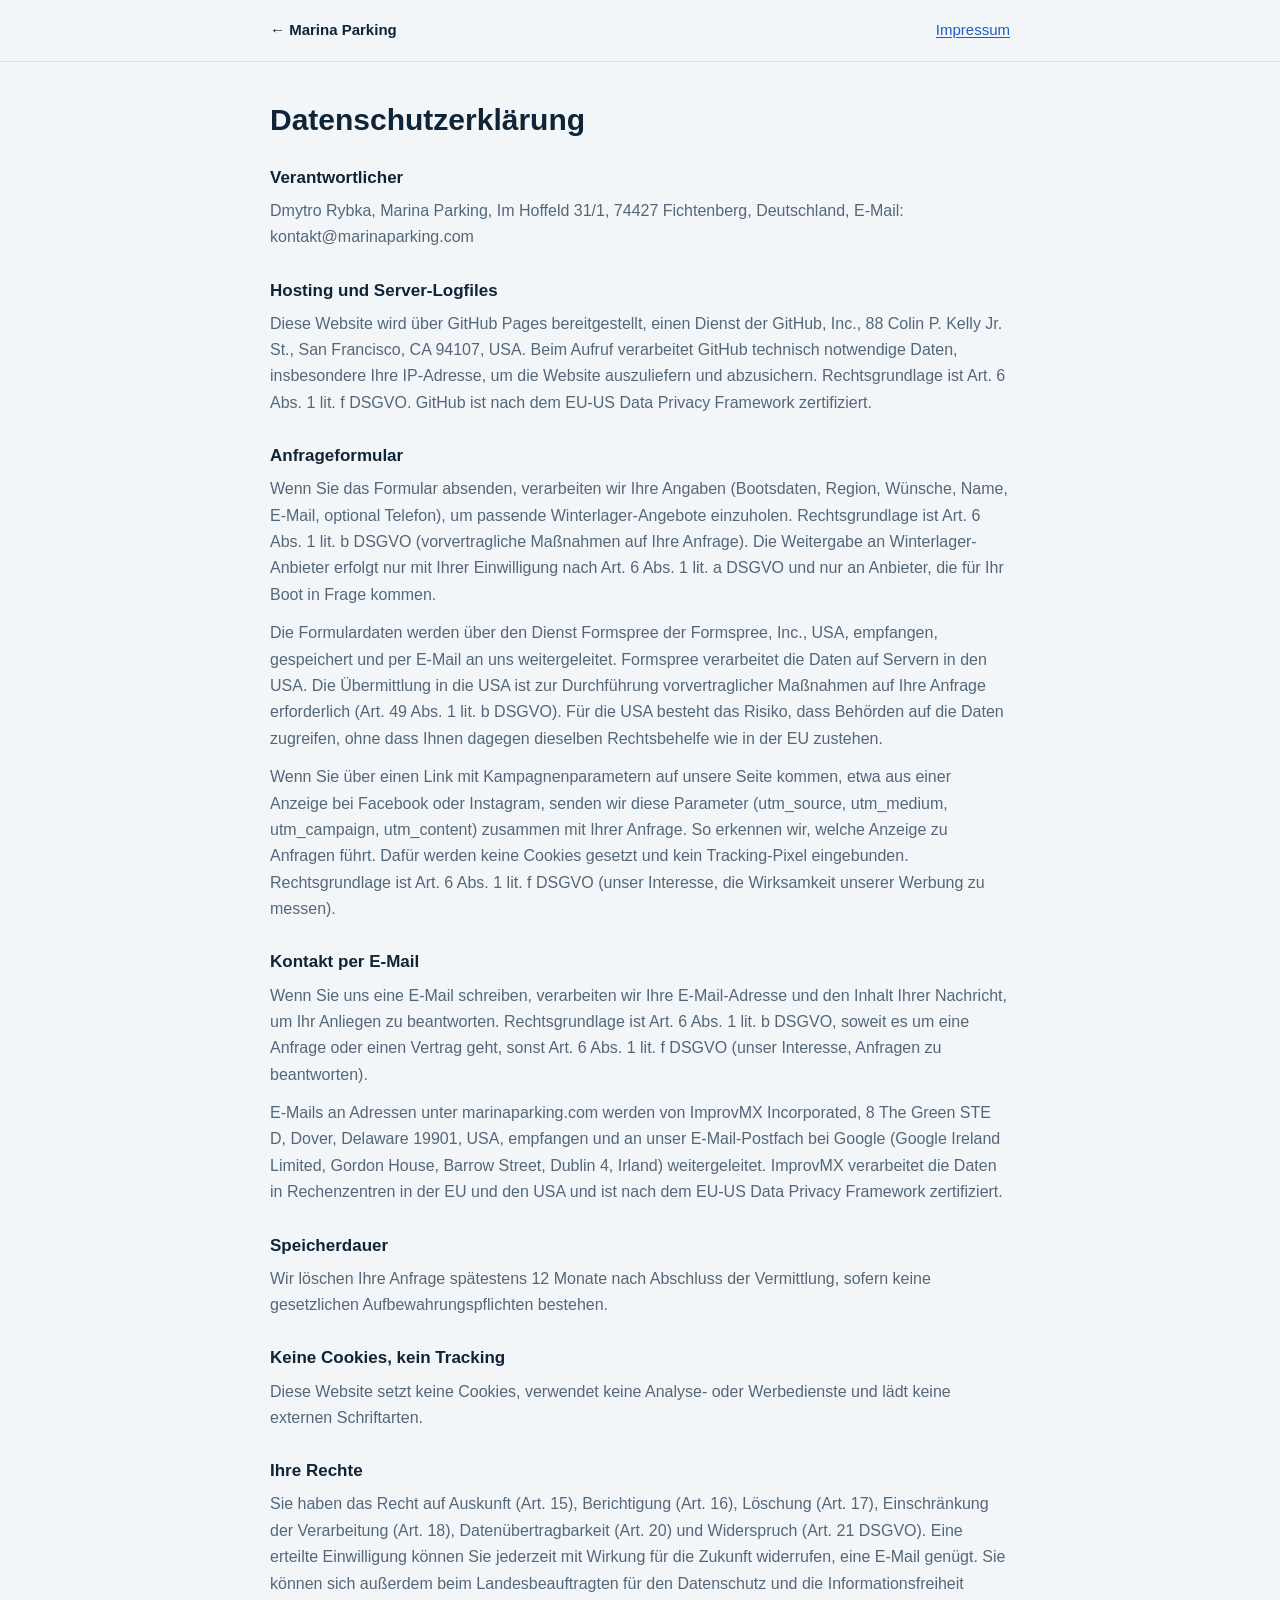
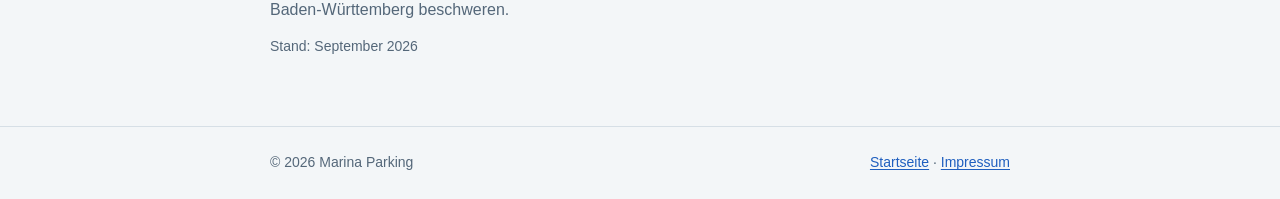
<file: datenschutz/index.html>
<!doctype html>
<html lang="de">
<head>
<meta charset="utf-8">
<meta name="viewport" content="width=device-width, initial-scale=1, viewport-fit=cover">
<title>Datenschutzerklärung – Marina Parking Winterlager-Finder</title>
<link rel="icon" href="../favicon.ico" sizes="48x48">
<link rel="icon" href="../favicon.svg" type="image/svg+xml">
<link rel="apple-touch-icon" href="../apple-touch-icon.png">
<link rel="manifest" href="../site.webmanifest">
<meta name="theme-color" content="#0F2436">
<meta name="robots" content="noindex">
<link rel="stylesheet" href="../legal.css">
</head>
<body>
<header class="top"><div class="wrap"><a class="brand" href="../">← Marina Parking</a><a href="../impressum/">Impressum</a></div></header>
<main class="wrap legal">
  <h1>Datenschutzerklärung</h1>
  <h2>Verantwortlicher</h2>
  <p>Dmytro Rybka, Marina Parking, Im Hoffeld 31/1, 74427 Fichtenberg, Deutschland, E-Mail: kontakt@marinaparking.com</p>
  <h2>Hosting und Server-Logfiles</h2>
  <p>Diese Website wird über GitHub Pages bereitgestellt, einen Dienst der GitHub, Inc., 88 Colin P. Kelly Jr. St., San Francisco, CA 94107, USA. Beim Aufruf verarbeitet GitHub technisch notwendige Daten, insbesondere Ihre IP-Adresse, um die Website auszuliefern und abzusichern. Rechtsgrundlage ist Art. 6 Abs. 1 lit. f DSGVO. GitHub ist nach dem EU-US Data Privacy Framework zertifiziert.</p>
  <h2>Anfrageformular</h2>
  <p>Wenn Sie das Formular absenden, verarbeiten wir Ihre Angaben (Bootsdaten, Region, Wünsche, Name, E-Mail, optional Telefon), um passende Winterlager-Angebote einzuholen. Rechtsgrundlage ist Art. 6 Abs. 1 lit. b DSGVO (vorvertragliche Maßnahmen auf Ihre Anfrage). Die Weitergabe an Winterlager-Anbieter erfolgt nur mit Ihrer Einwilligung nach Art. 6 Abs. 1 lit. a DSGVO und nur an Anbieter, die für Ihr Boot in Frage kommen.</p>
  <p>Die Formulardaten werden über den Dienst Formspree der Formspree, Inc., USA, empfangen, gespeichert und per E-Mail an uns weitergeleitet. Formspree verarbeitet die Daten auf Servern in den USA. Die Übermittlung in die USA ist zur Durchführung vorvertraglicher Maßnahmen auf Ihre Anfrage erforderlich (Art. 49 Abs. 1 lit. b DSGVO). Für die USA besteht das Risiko, dass Behörden auf die Daten zugreifen, ohne dass Ihnen dagegen dieselben Rechtsbehelfe wie in der EU zustehen.</p>
  <p>Wenn Sie über einen Link mit Kampagnenparametern auf unsere Seite kommen, etwa aus einer Anzeige bei Facebook oder Instagram, senden wir diese Parameter (utm_source, utm_medium, utm_campaign, utm_content) zusammen mit Ihrer Anfrage. So erkennen wir, welche Anzeige zu Anfragen führt. Dafür werden keine Cookies gesetzt und kein Tracking-Pixel eingebunden. Rechtsgrundlage ist Art. 6 Abs. 1 lit. f DSGVO (unser Interesse, die Wirksamkeit unserer Werbung zu messen).</p>
  <h2>Kontakt per E-Mail</h2>
  <p>Wenn Sie uns eine E-Mail schreiben, verarbeiten wir Ihre E-Mail-Adresse und den Inhalt Ihrer Nachricht, um Ihr Anliegen zu beantworten. Rechtsgrundlage ist Art. 6 Abs. 1 lit. b DSGVO, soweit es um eine Anfrage oder einen Vertrag geht, sonst Art. 6 Abs. 1 lit. f DSGVO (unser Interesse, Anfragen zu beantworten).</p>
  <p>E-Mails an Adressen unter marinaparking.com werden von ImprovMX Incorporated, 8 The Green STE D, Dover, Delaware 19901, USA, empfangen und an unser E-Mail-Postfach bei Google (Google Ireland Limited, Gordon House, Barrow Street, Dublin 4, Irland) weitergeleitet. ImprovMX verarbeitet die Daten in Rechenzentren in der EU und den USA und ist nach dem EU-US Data Privacy Framework zertifiziert.</p>
  <h2>Speicherdauer</h2>
  <p>Wir löschen Ihre Anfrage spätestens 12 Monate nach Abschluss der Vermittlung, sofern keine gesetzlichen Aufbewahrungspflichten bestehen.</p>
  <h2>Keine Cookies, kein Tracking</h2>
  <p>Diese Website setzt keine Cookies, verwendet keine Analyse- oder Werbedienste und lädt keine externen Schriftarten.</p>
  <h2>Ihre Rechte</h2>
  <p>Sie haben das Recht auf Auskunft (Art. 15), Berichtigung (Art. 16), Löschung (Art. 17), Einschränkung der Verarbeitung (Art. 18), Datenübertragbarkeit (Art. 20) und Widerspruch (Art. 21 DSGVO). Eine erteilte Einwilligung können Sie jederzeit mit Wirkung für die Zukunft widerrufen, eine E-Mail genügt. Sie können sich außerdem beim Landesbeauftragten für den Datenschutz und die Informationsfreiheit Baden-Württemberg beschweren.</p>
  <p class="note">Stand: September 2026</p>
</main>
<footer><div class="wrap"><span>© 2026 Marina Parking</span><span><a href="../">Startseite</a> · <a href="../impressum/">Impressum</a></span></div></footer>
</body>
</html>
</file>
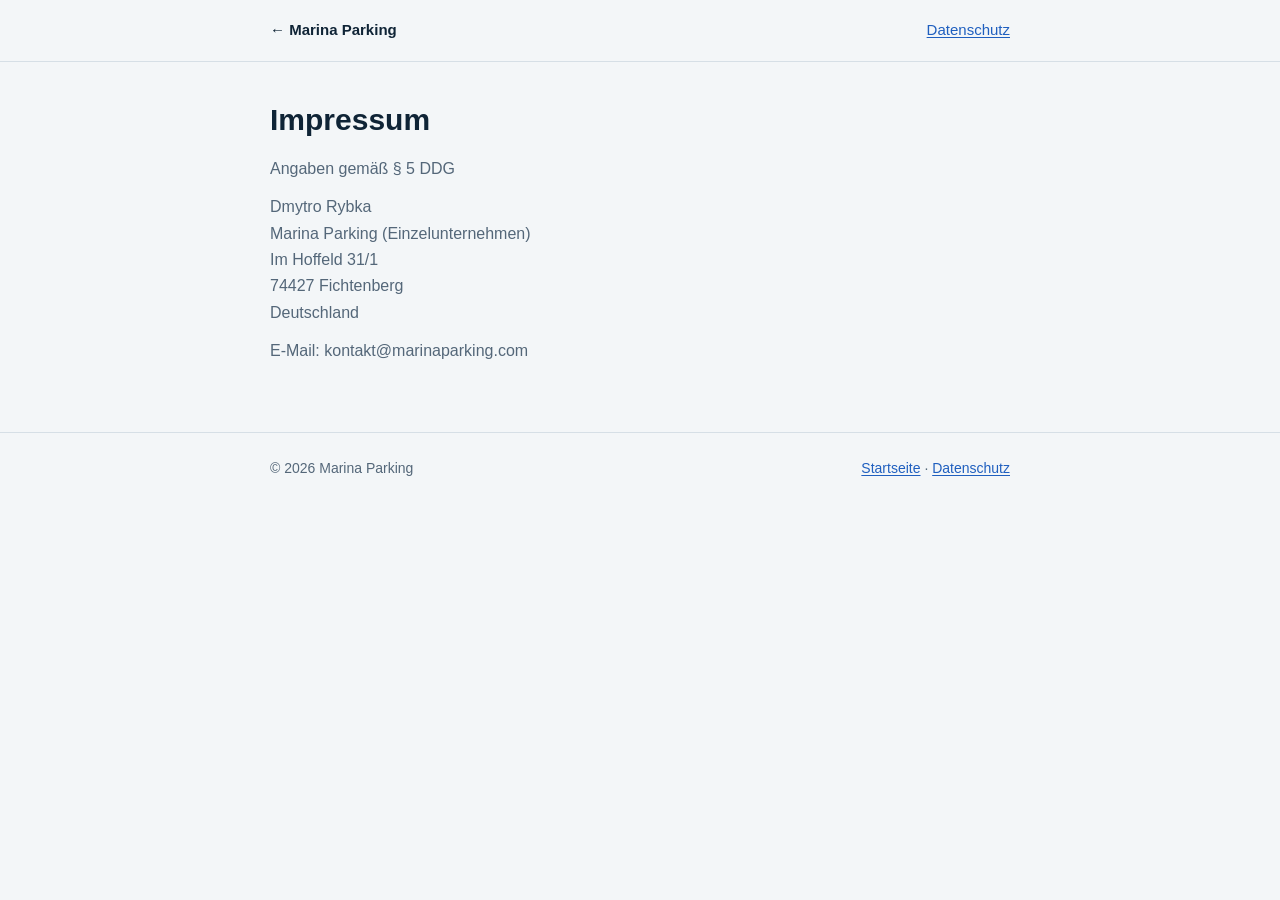
<file: impressum/index.html>
<!doctype html>
<html lang="de">
<head>
<meta charset="utf-8">
<meta name="viewport" content="width=device-width, initial-scale=1, viewport-fit=cover">
<title>Impressum – Marina Parking Winterlager-Finder</title>
<link rel="icon" href="../favicon.ico" sizes="48x48">
<link rel="icon" href="../favicon.svg" type="image/svg+xml">
<link rel="apple-touch-icon" href="../apple-touch-icon.png">
<link rel="manifest" href="../site.webmanifest">
<meta name="theme-color" content="#0F2436">
<meta name="robots" content="noindex">
<link rel="stylesheet" href="../legal.css">
</head>
<body>
<header class="top"><div class="wrap"><a class="brand" href="../">← Marina Parking</a><a href="../datenschutz/">Datenschutz</a></div></header>
<main class="wrap legal">
  <h1>Impressum</h1>
  <p>Angaben gemäß § 5 DDG</p>
  <p>Dmytro Rybka<br>Marina Parking (Einzelunternehmen)<br>Im Hoffeld 31/1<br>74427 Fichtenberg<br>Deutschland</p>
  <p>E-Mail: kontakt@marinaparking.com</p>
</main>
<footer><div class="wrap"><span>© 2026 Marina Parking</span><span><a href="../">Startseite</a> · <a href="../datenschutz/">Datenschutz</a></span></div></footer>
</body>
</html>
</file>
<file: legal.css>
:root{
  color-scheme:light;
  --ground:#F3F6F8; --ink:#0F2436; --muted:#546779; --rule:#D6DFE6; --wrap:#1F5FBF; --crane:#E8A800;
  --sans:"Segoe UI Variable Text","Segoe UI",-apple-system,BlinkMacSystemFont,"Helvetica Neue",Arial,sans-serif;
}
@media (prefers-color-scheme: dark){
  :root:not([data-theme="light"]){color-scheme:dark;--ground:#0B1621;--ink:#E6EEF4;--muted:#9AAEBF;--rule:#253849;--wrap:#6FA3F0;--crane:#F2C14E}
}
:root[data-theme="dark"]{color-scheme:dark;--ground:#0B1621;--ink:#E6EEF4;--muted:#9AAEBF;--rule:#253849;--wrap:#6FA3F0;--crane:#F2C14E}
*{box-sizing:border-box}
body{margin:0;background:var(--ground);color:var(--ink);font-family:var(--sans);font-size:16px;line-height:1.65}
.wrap{max-width:780px;margin:0 auto;padding-inline:20px}
a{color:var(--wrap);text-underline-offset:2px}
:focus-visible{outline:3px solid var(--crane);outline-offset:2px}
header.top{padding-block:18px;border-bottom:1px solid var(--rule)}
header.top .wrap{display:flex;justify-content:space-between;align-items:center;gap:12px;font-size:15px}
.brand{font-weight:700;color:var(--ink);text-decoration:none}
.legal{padding-block:40px 56px}
.legal h1{font-size:30px;line-height:1.2;margin:0 0 18px}
.legal h2{font-size:17px;margin:26px 0 6px}
.legal p{margin:0 0 12px;color:var(--muted)}
.note{font-size:14px}
footer{padding-block:24px;border-top:1px solid var(--rule);font-size:14px;color:var(--muted)}
footer .wrap{display:flex;flex-wrap:wrap;gap:10px 22px;justify-content:space-between}
</file>
